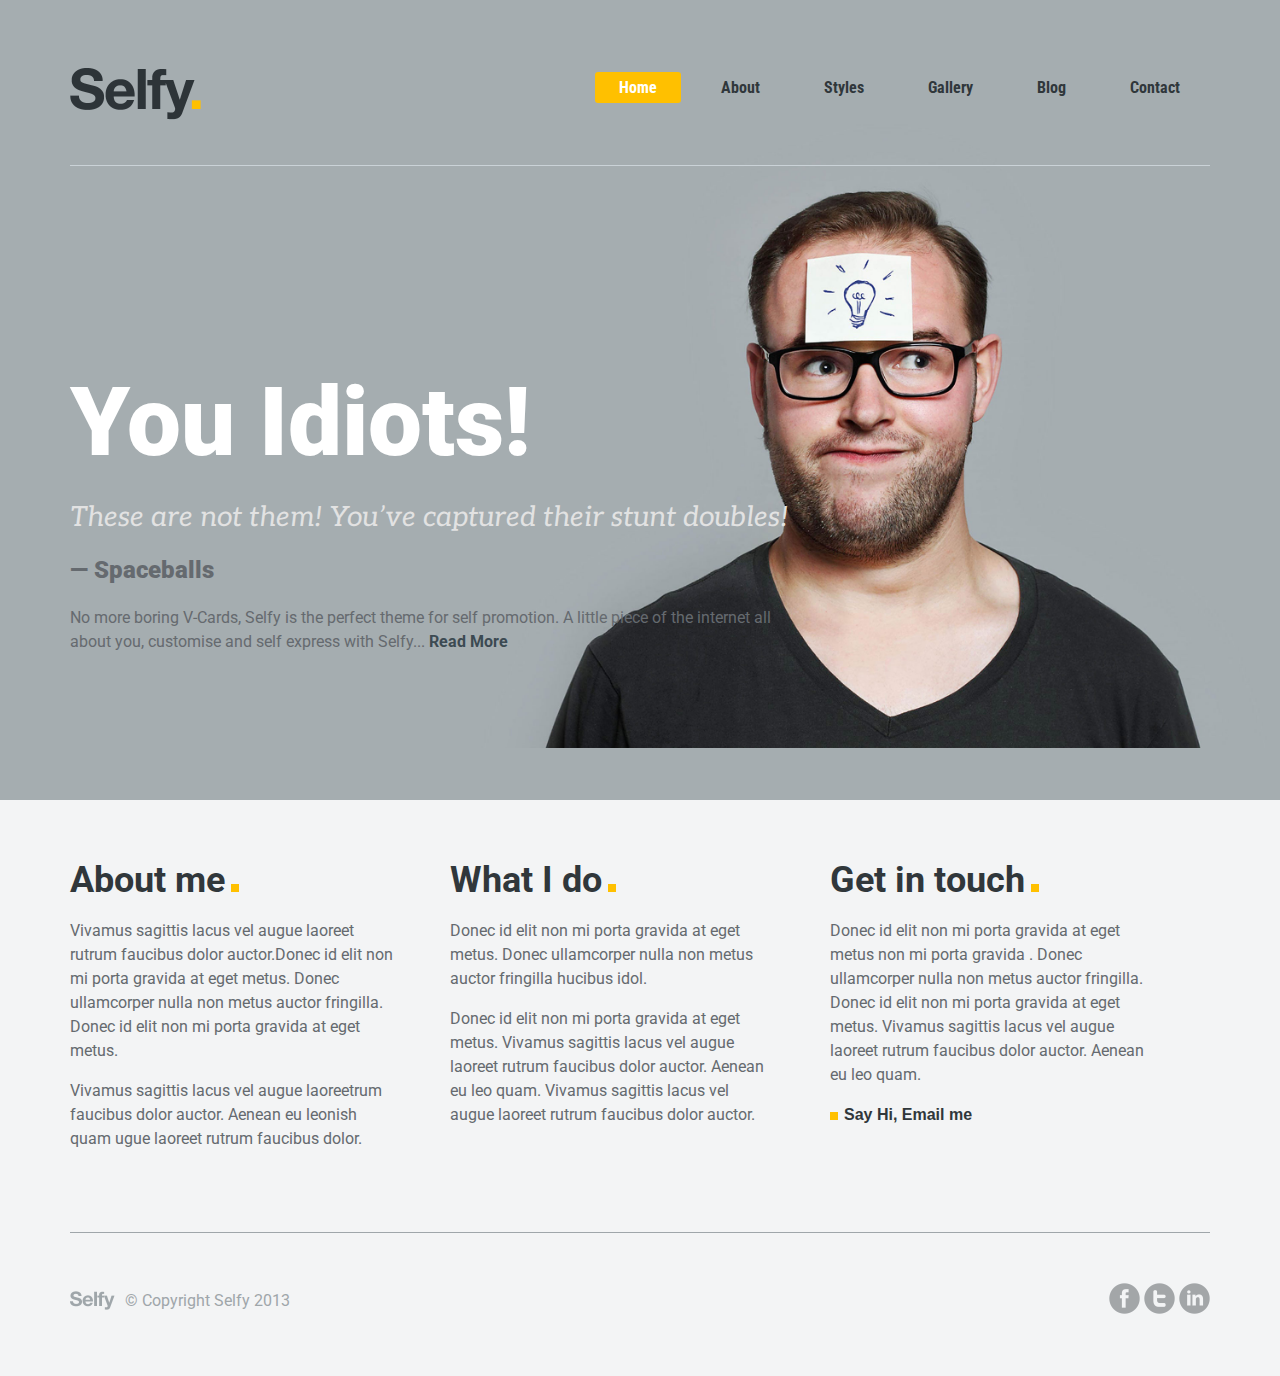
<file: ciwczenie selfy/index.html>
<!DOCTYPE html>
<html lang="en">
<head>
    <meta charset="UTF-8">
    <meta name="viewport" content="width=device-width, initial-scale=1.0">
    <title>Selfy</title>
    <link rel="stylesheet" href="style.css">
    <link href="https://fonts.googleapis.com/css?family=Aleo:400i|Roboto+Condensed:400,700|Roboto:400,700,900&display=swap" rel="stylesheet">
</head>
<body>
    <div id="background"></div>
    <main>
    <header class="home">
        <img id="logo" src="assets/logo@2x.png" alt="Logo Selfy">
<nav>
<a class="active" href="index.html">Home</a>
<a href="about.html">About</a>
<a href="styles.html">Styles</a>
<a href="gallery.html">Gallery</a>
<a href="blog.html">Blog</a>
<a href="contact.html">Contact</a>
</nav>
    </header>
    <section id="head">
<h1 id="home">You Idiots!</h1>
<h2 class="home">These are not them! You’ve captured their stunt doubles!</h2>
<p class="spaceballs">— Spaceballs</p>
<p>No more boring V-Cards, Selfy is the perfect theme for self promotion. A little piece of the internet all about you, customise and self express with Selfy... <a href="styles.html">Read More</a></p>
    </section>
    <section class="info">
        <div>
            <h3>About me</h3>
            <p>Vivamus sagittis lacus vel augue laoreet rutrum faucibus dolor auctor.Donec id elit non mi porta gravida at eget metus. Donec ullamcorper nulla non metus auctor fringilla. Donec id elit non mi porta gravida at eget metus.</p>
            <p>Vivamus sagittis lacus vel augue laoreetrum faucibus dolor auctor. Aenean eu leonish quam ugue laoreet rutrum faucibus dolor.</p>
        </div>
        <div>
            <h3>What I do</h3>
            <p>Donec id elit non mi porta gravida at eget metus. Donec ullamcorper nulla non metus auctor fringilla hucibus idol.</p>
            <p>Donec id elit non mi porta gravida at eget metus. Vivamus sagittis lacus vel augue laoreet rutrum faucibus dolor auctor. Aenean eu leo quam. Vivamus sagittis lacus vel augue laoreet rutrum faucibus dolor auctor.</p>
        </div>
        <div>
            <h3>Get in touch</h3>
            <p>Donec id elit non mi porta gravida at eget metus non mi porta gravida . Donec ullamcorper nulla non metus auctor fringilla. Donec id elit non mi porta gravida at eget metus. Vivamus sagittis lacus vel augue laoreet rutrum faucibus dolor auctor. Aenean eu leo quam.</p>
            <p><a href="contact.html">Say Hi, Email me</a></p>
        </div>
    </section>
    <footer>
<div class="copy">
    <img src="assets/logo-foot@2x.png" alt="Logo Selfy Stopka">
    <span>© Copyright Selfy 2013</span>
</div>
<div class="social">
    <img src="assets/icon-facebook@2x.png" alt="Facebook">
    <img src="assets/icon-twitter@2x.png" alt="Twitter">
    <img src="assets/icon-linkedin@2x.png" alt="LinkedIn">
</div>
    </footer>
    </main>
</body>
</html>
</file>
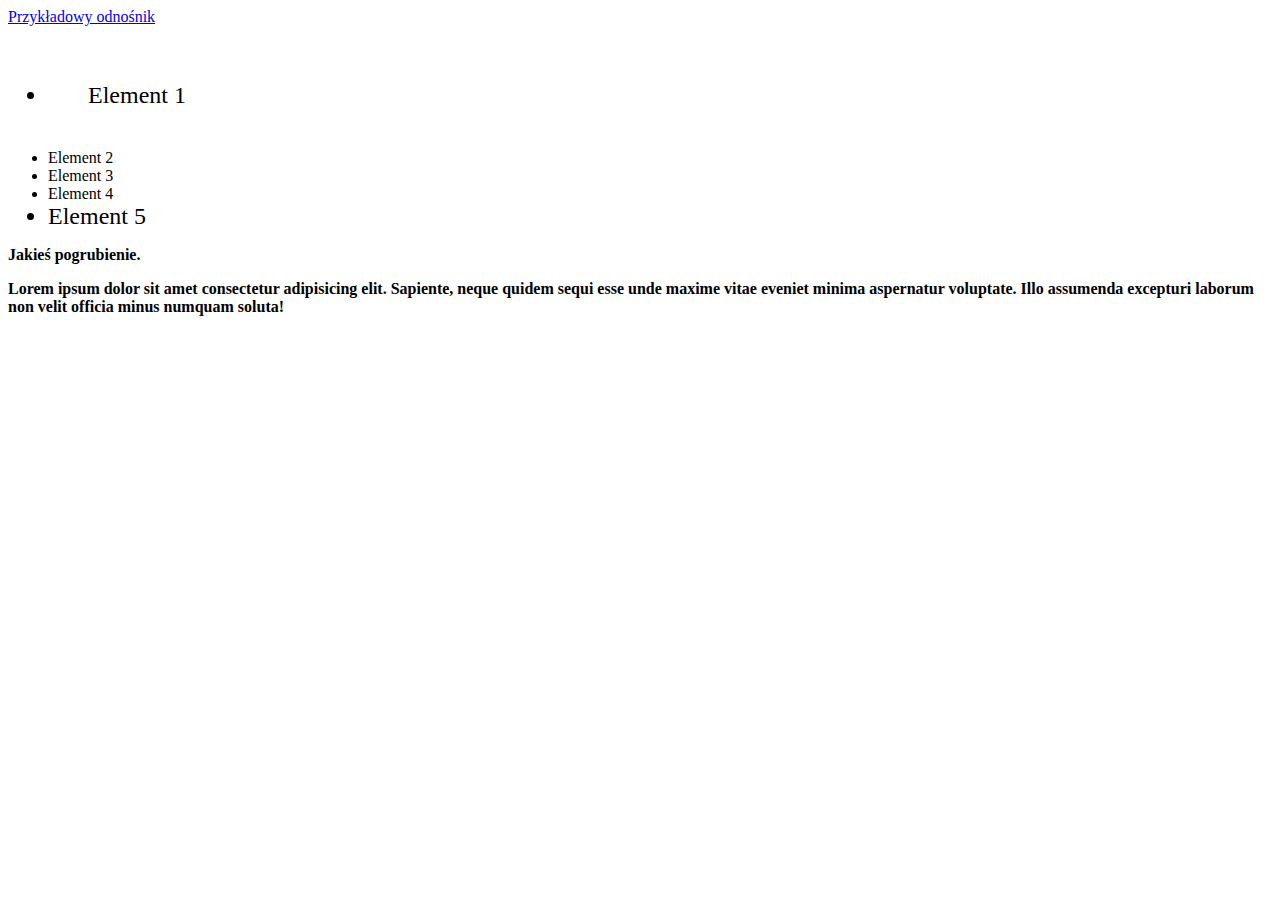
<file: css selektory/index.html>
<!DOCTYPE html>
<html lang="en">
<head>
    <meta charset="UTF-8">
    <meta name="viewport" content="width=device-width, initial-scale=1.0">
    <title>CSS Selektory</title>
    <link rel="stylesheet" href="style.css">
</head>
<body>
    <a href="https://google.pl">Przykładowy odnośnik</a>
    <section>
        <ul>
            <li class="f20 p40">Element 1</li>
            <li>Element 2</li>
            <li id="kontakt">Element 3</li>
            <li>Element 4</li>
            <li class="f20">Element 5</li>
        </ul>
        <b>Jakieś pogrubienie.</b>
        <p>
            <b>
                Lorem ipsum dolor sit amet consectetur adipisicing elit. Sapiente, neque quidem sequi esse unde maxime vitae eveniet minima aspernatur voluptate. Illo assumenda excepturi laborum non velit officia minus numquam soluta!
            </b>
        </p>
    </section>
</body>
</html>
</file>
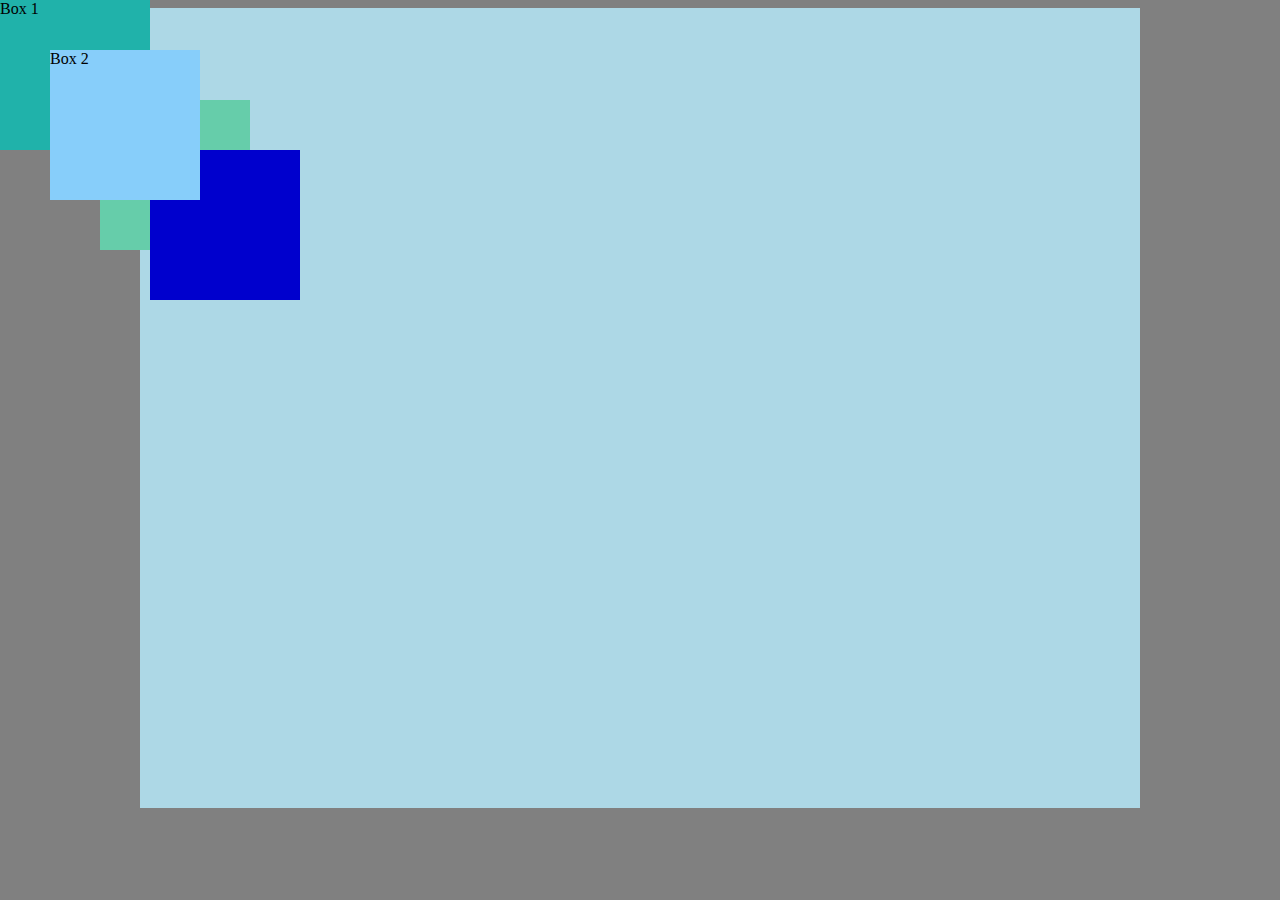
<file: css-position/index.html>
<!DOCTYPE html>
<html lang="en">
<head>
    <meta charset="UTF-8">
    <meta name="viewport" content="width=device-width, initial-scale=1.0">
    <title>CSS Position</title>
    <link rel="stylesheet" href="style.css">
</head>
<body>
    <main>
        <div id="a1">Box 1</div>
        <div id="a2">Box 2</div>
        <div id="a3">Box 3</div>
        <div id="a4">Box 4</div>
    </main>
</body>
</html>
</file>
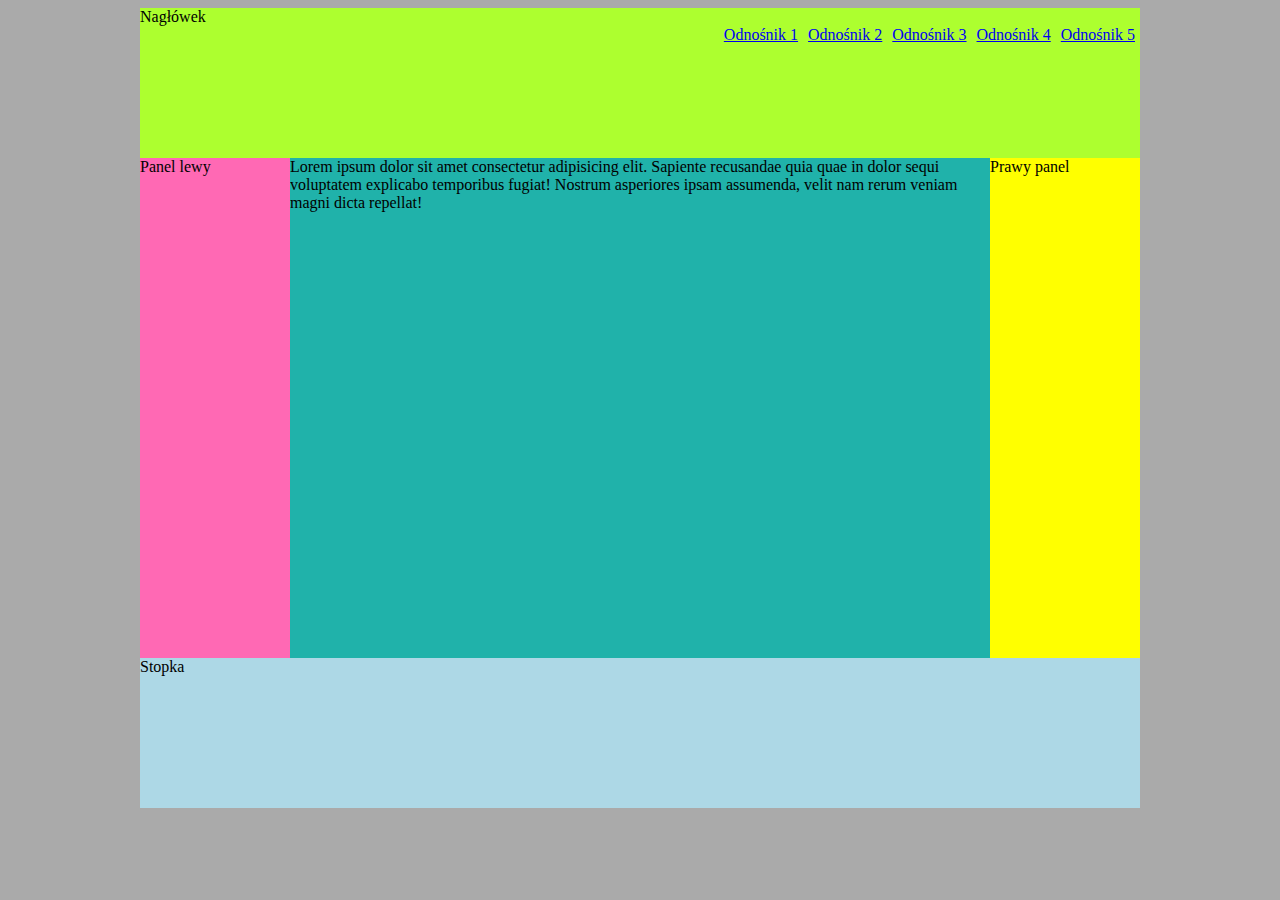
<file: RWD/index.html>
<!DOCTYPE html>
<html lang="en">
<head>
    <meta charset="UTF-8">
    <meta name="viewport" content="width=device-width, initial-scale=1.0">
    <title>Szablon RWD</title>
    <link rel="stylesheet" href="style.css">
</head>
<body>
    <main>
        <header>
            Nagłówek
            <nav>
                <a href="https://google.pl">Odnośnik 1</a>
                <a href="https://google.pl">Odnośnik 2</a>
                <a href="https://google.pl">Odnośnik 3</a>
                <a href="https://google.pl">Odnośnik 4</a>
                <a href="https://google.pl">Odnośnik 5</a>
                <!-- <a href="https://google.pl">Odnośnik 6</a>
                <a href="https://google.pl">Odnośnik 7</a>
                <a href="https://google.pl">Odnośnik 8</a>
                <a href="https://google.pl">Odnośnik 9</a>
                <a href="https://google.pl">Odnośnik 10</a> -->
            </nav>
        </header>
        <section>
        <aside>
            Panel lewy
        </aside>
        <article>
            Lorem ipsum dolor sit amet consectetur adipisicing elit. Sapiente recusandae quia quae in dolor sequi voluptatem explicabo temporibus fugiat! Nostrum asperiores ipsam assumenda, velit nam rerum veniam magni dicta repellat!
        </article>
        <div id="right-panel">
            Prawy panel
        </div>
        </section>
        <footer>
            Stopka
        </footer>
    </main>
    <div id="container">

    </div>
</body>
</html>
</file>
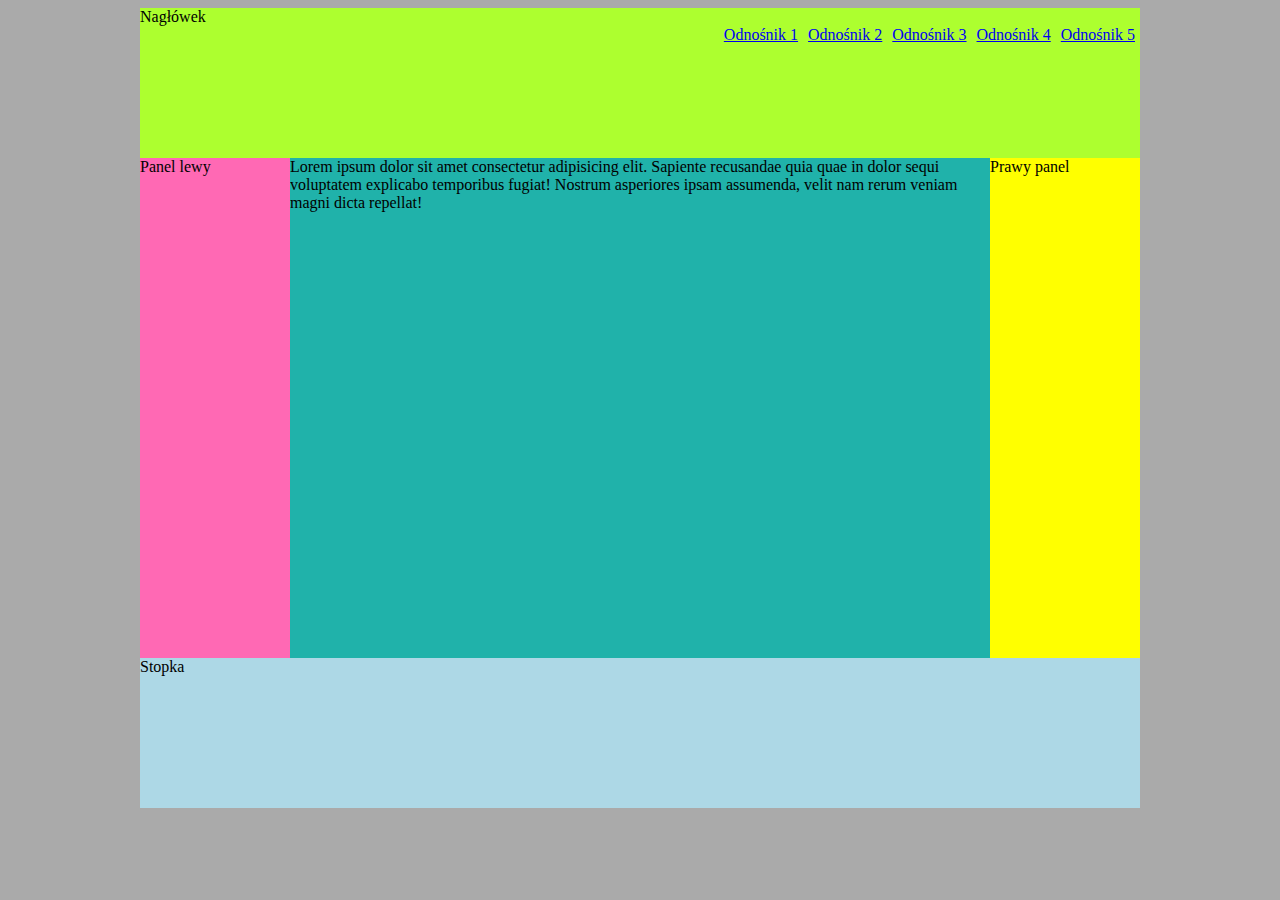
<file: szablon strony/index.html>
<!DOCTYPE html>
<html lang="en">
<head>
    <meta charset="UTF-8">
    <meta name="viewport" content="width=device-width, initial-scale=1.0">
    <title>Document</title>
    <link rel="stylesheet" href="style.css">
</head>
<body>
    <main>
        <header>
            Nagłówek
            <nav>
                <a href="https://google.pl">Odnośnik 1</a>
                <a href="https://google.pl">Odnośnik 2</a>
                <a href="https://google.pl">Odnośnik 3</a>
                <a href="https://google.pl">Odnośnik 4</a>
                <a href="https://google.pl">Odnośnik 5</a>
                <!-- <a href="https://google.pl">Odnośnik 6</a>
                <a href="https://google.pl">Odnośnik 7</a>
                <a href="https://google.pl">Odnośnik 8</a>
                <a href="https://google.pl">Odnośnik 9</a>
                <a href="https://google.pl">Odnośnik 10</a> -->
            </nav>
        </header>
        <section>
        <aside>
            Panel lewy
        </aside>
        <article>
            Lorem ipsum dolor sit amet consectetur adipisicing elit. Sapiente recusandae quia quae in dolor sequi voluptatem explicabo temporibus fugiat! Nostrum asperiores ipsam assumenda, velit nam rerum veniam magni dicta repellat!
        </article>
        <div id="right-panel">
            Prawy panel
        </div>
        </section>
        <footer>
            Stopka
        </footer>
    </main>
    <div id="container">

    </div>
</body>
</html>
</file>
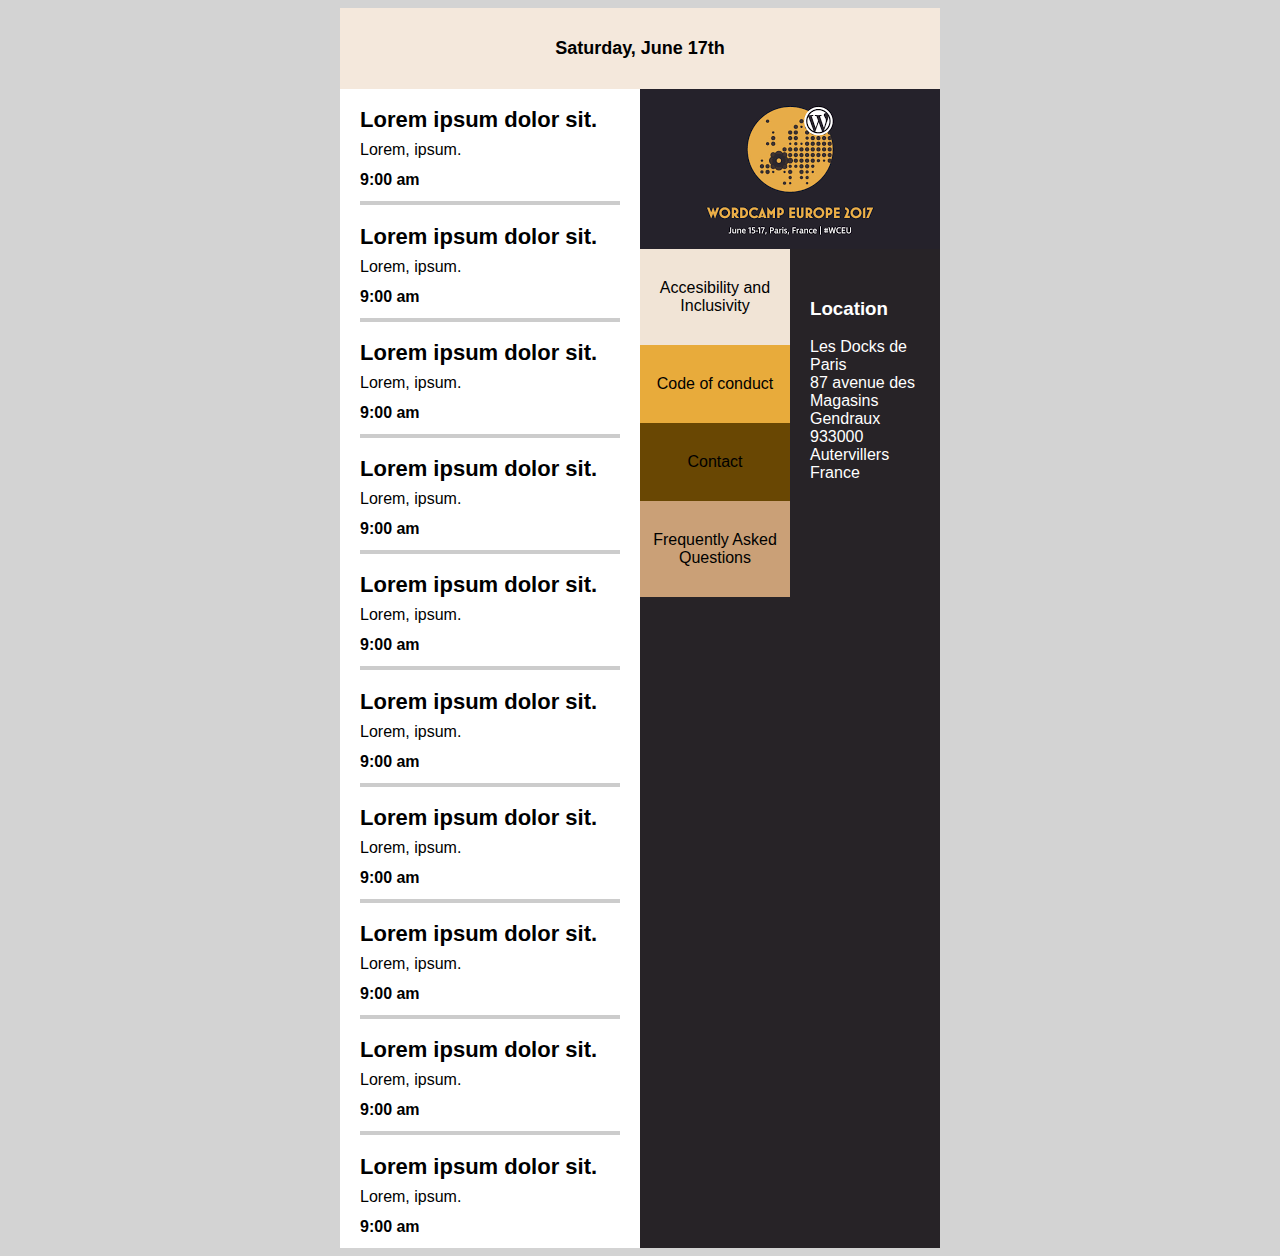
<file: widoki_mobilne/index.html>
<!DOCTYPE html>
<html lang="en">

<head>
    <meta charset="UTF-8">
    <meta name="viewport" content="width=device-width, initial-scale=1.0">
    <title>Worldcamp Europe 2017</title>
    <link rel="stylesheet" href="style.css">
</head>
<body>
    <main>
        <div id="logo"></div>
        <div id="date">Saturday, June 17th</div>
        <section>
            <div class="news-blocks">
                <h2>Lorem ipsum dolor sit.</h2>
                <p>Lorem, ipsum.</p>
                <p class="time">9:00 am</p>
            </div>
            <div class="news-blocks">
                <h2>Lorem ipsum dolor sit.</h2>
                <p>Lorem, ipsum.</p>
                <p class="time">9:00 am</p>
            </div>
            <div class="news-blocks">
                <h2>Lorem ipsum dolor sit.</h2>
                <p>Lorem, ipsum.</p>
                <p class="time">9:00 am</p>
            </div>
            <div class="news-blocks">
                <h2>Lorem ipsum dolor sit.</h2>
                <p>Lorem, ipsum.</p>
                <p class="time">9:00 am</p>
            </div>
            <div class="news-blocks">
                <h2>Lorem ipsum dolor sit.</h2>
                <p>Lorem, ipsum.</p>
                <p class="time">9:00 am</p>
            </div>
            <div class="news-blocks">
                <h2>Lorem ipsum dolor sit.</h2>
                <p>Lorem, ipsum.</p>
                <p class="time">9:00 am</p>
            </div>
            <div class="news-blocks">
                <h2>Lorem ipsum dolor sit.</h2>
                <p>Lorem, ipsum.</p>
                <p class="time">9:00 am</p>
            </div>
            <div class="news-blocks">
                <h2>Lorem ipsum dolor sit.</h2>
                <p>Lorem, ipsum.</p>
                <p class="time">9:00 am</p>
            </div>
            <div class="news-blocks">
                <h2>Lorem ipsum dolor sit.</h2>
                <p>Lorem, ipsum.</p>
                <p class="time">9:00 am</p>
            </div>
            <div class="news-blocks">
                <h2>Lorem ipsum dolor sit.</h2>
                <p>Lorem, ipsum.</p>
                <p class="time">9:00 am</p>
            </div>
        </section>
        <nav>
            <div id="menu-1">Accesibility and Inclusivity</div>
            <div id="menu-2">Code of conduct</div>
            <div id="menu-3">Contact</div>
            <div id="menu-4">Frequently Asked Questions</div>
        </nav>
        <footer>
            <h3>Location</h3>
            <p>Les Docks de Paris <br> 87 avenue des Magasins <br> Gendraux <br> 933000 <br> Autervillers <br> France</p>
        </footer>
    </main>
</body>
</html>
</file>
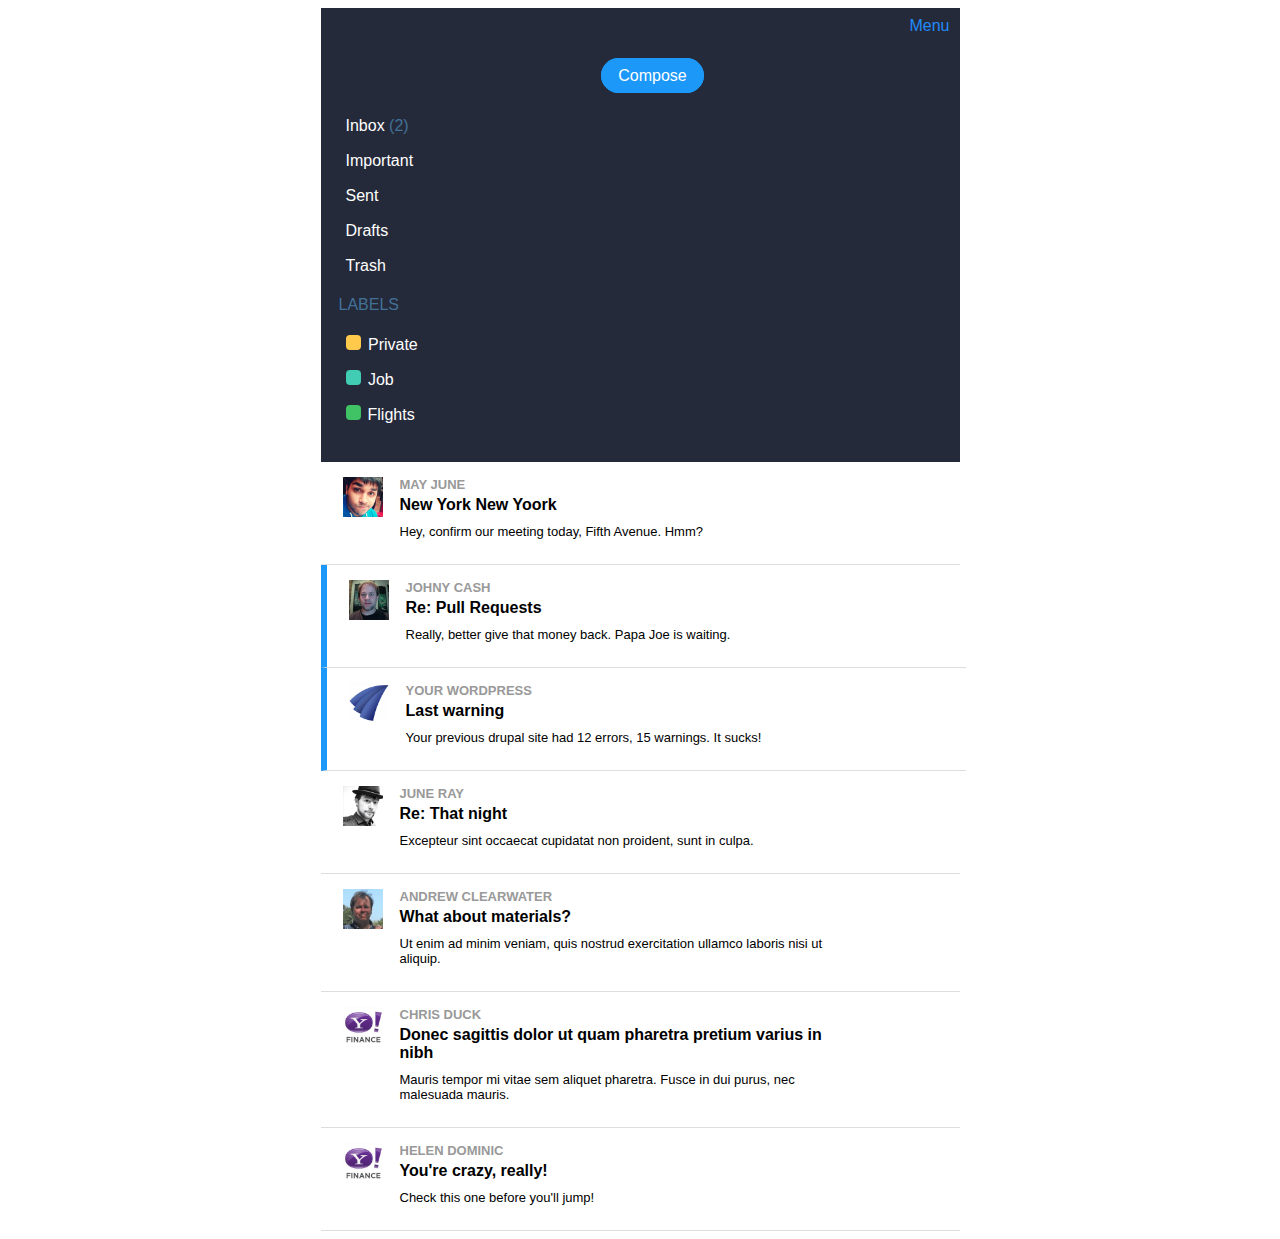
<file: projekt - rwd webmail/projekt - rwd webmail/index.html>
<!DOCTYPE html>
<html lang="en">
<head>
    <meta charset="UTF-8">
    <meta name="viewport" content="width=device-width, initial-scale=1.0">
    <title>RWD Webmail</title>
    <link rel="stylesheet" href="style.css">
</head>
<body>
   <main>
        <nav>
            <ul>
            <li>
                <div id="title">
                    <a id="title-color" href="Menu">Menu</a>
                </div>
            </li>
            <li>
                <div id="compose">
                    <a id="compose-button" href="Compose">Compose</a>
                </div>
            </li>
            <li>
                <div class="active">
                    <a href="Inbox">Inbox <span id="unread">(2)</span></a>
                </div>
            </li>
            <li>
                <div class="active">
                    <a href="Important">Important</a>
                </div>
            </li>
            <li>
                <div class="active">
                    <a href="Sent">Sent</a>
                </div>
            </li>
            <li>
                <div class="active">
                    <a href="Drafts">Drafts</a>
                </div>
            </li>
            <li>
            	<div class="active">
                    <a href="Trash">Trash</a>
                </div>
            </li>
            <li class="labels">LABELS</li>
            <li class="boxes" id="yellow-box">
                <a href="Private">Private</a>
           </li>
            <li class="boxes" id="aqua-box">
                <a href="Private">Job</a>
            </li>
            <li class="boxes" id="green-box"><a href="Flights">Flights</a>
            </li>
        </ul>
       </nav>
       <section>
           <div class="mail-preview">
               <div>
                   <img src="avatary/p5.png" alt="p5">
               </div>
               <div>
                   <div class="name">MAY JUNE</div>
                   <div class="title">New York New Yoork</div>
                   <div class="preheader">Hey, confirm our meeting today, Fifth Avenue. Hmm?</div>
               </div>
           </div>
           <div class="mail-preview unread">
            <div>
                <img src="avatary/p4.png" alt="p4">
            </div>
            <div>
                <div class="name">Johny Cash</div>
                <div class="title">Re: Pull Requests</div>
                <div class="preheader">Really, better give that money back. Papa Joe is waiting.</div>
            </div>
        </div>    
        <div class="mail-preview unread">
            <div>
                <img src="avatary/p3.png" alt="p3">
            </div>
            <div>
                <div class="name">Your Wordpress</div>
                <div class="title">Last warning</div>
                <div class="preheader">Your previous drupal site had 12 errors, 15 warnings. It sucks!</div>
            </div>
        </div>
        <div class="mail-preview">
            <div>
                <img src="avatary/p2.png" alt="p2">
            </div>
            <div>
                <div class="name">June Ray</div>
                <div class="title">Re: That night</div>
                <div class="preheader">Excepteur sint occaecat cupidatat non proident, sunt in culpa.</div>
            </div>
        </div>
        <div class="mail-preview">
            <div>
                <img src="avatary/p1.png" alt="p1">
            </div>
            <div>
                <div class="name">Andrew Clearwater</div>
                <div class="title">What about materials?</div>
                <div class="preheader">Ut enim ad minim veniam, quis nostrud exercitation ullamco laboris nisi ut aliquip.</div>
            </div>
        </div>     
        <div class="mail-preview">
            <div>
                <img src="avatary/yfinance.png" alt="yfinance">
            </div>
            <div>
                <div class="name">Chris Duck</div>
                <div class="title">Donec sagittis dolor ut quam pharetra pretium varius in nibh</div>
                <div class="preheader">Mauris tempor mi vitae sem aliquet pharetra. Fusce in dui purus, nec malesuada mauris.</div>
            </div>
        </div>
        <div class="mail-preview">
            <div>
                <img src="avatary/yfinance.png" alt="yfinance">
            </div>
            <div>
                <div class="name">Helen Dominic</div>
                <div class="title">You're crazy, really!</div>
                <div class="preheader">Check this one before you'll jump!</div>
            </div>
        </div>
       </section>
   </main> 
</body>
</html>
</file>
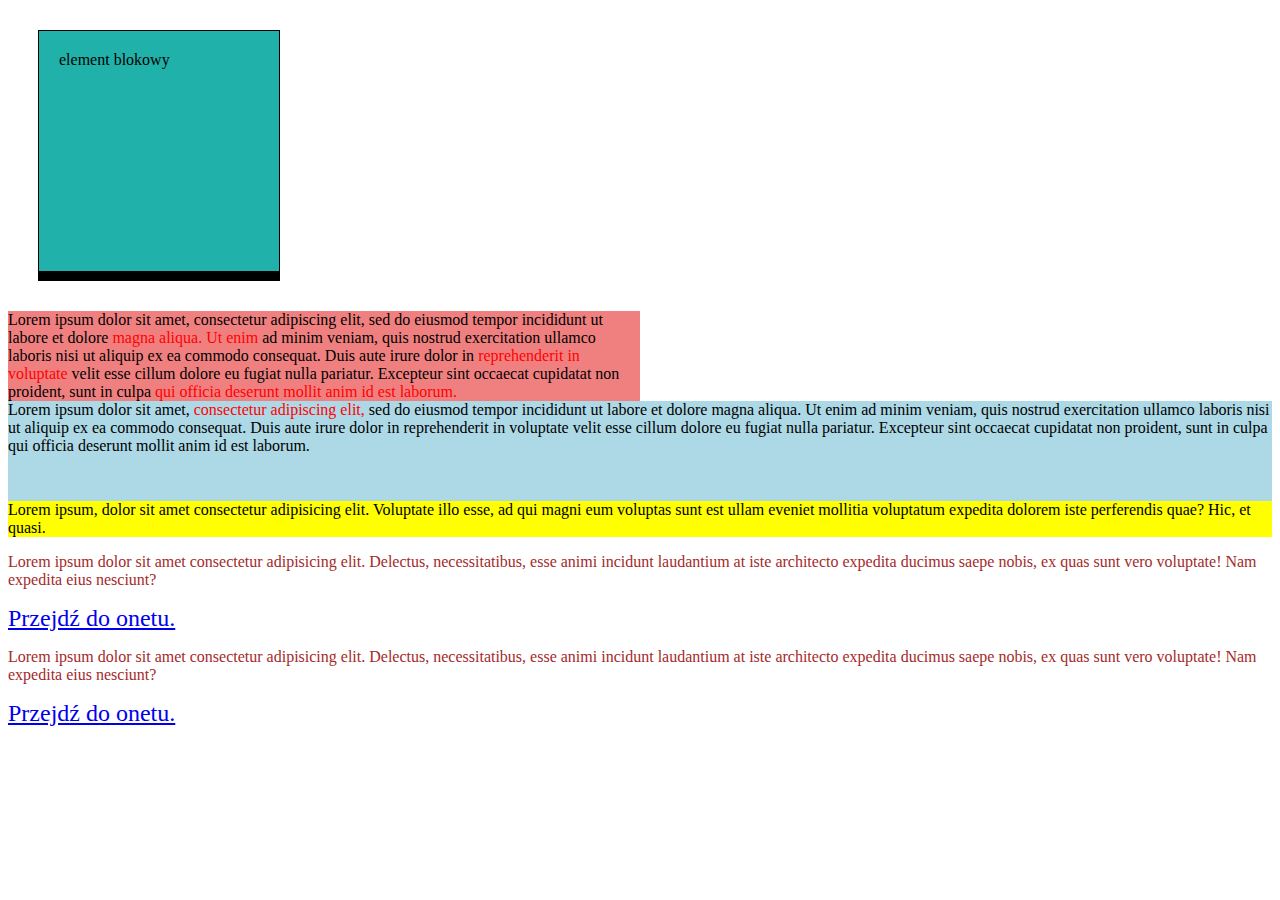
<file: box-model.html>
<!DOCTYPE html>
<html lang="en">
<head>
    <meta charset="UTF-8">
    <meta name="viewport" content="width=device-width, initial-scale=1.0">
    <title>Document</title>
    <link rel="stylesheet" href="box-model.css">
    <style>
        p {
            color:brown;
        }

        a {
            font-size: 24px;
        }

        div {
            background: yellow;
        }
    </style>
</head>
<body>
    <div id="block-model">
        element blokowy
    </div>
    <div style="background: lightcoral; width: 50%">
        Lorem ipsum dolor sit amet, consectetur adipiscing elit, sed do eiusmod tempor incididunt ut labore et dolore <span>magna aliqua. Ut enim </span>ad minim veniam, quis nostrud exercitation ullamco laboris nisi ut aliquip ex ea commodo consequat. Duis aute irure dolor in <span>reprehenderit in voluptate</span> velit esse cillum dolore eu fugiat nulla pariatur. Excepteur sint occaecat cupidatat non proident, sunt in culpa <span>qui officia deserunt mollit anim id est laborum.</span>
    </div>
    <div style="background: lightblue; height: 100px">Lorem ipsum dolor sit amet, <span>consectetur adipiscing elit,</span> sed do eiusmod tempor incididunt ut labore et dolore magna aliqua. Ut enim ad minim veniam, quis nostrud exercitation ullamco laboris nisi ut aliquip ex ea commodo consequat. Duis aute irure dolor in reprehenderit in voluptate velit esse cillum dolore eu fugiat nulla pariatur. Excepteur sint occaecat cupidatat non proident, sunt in culpa qui officia deserunt mollit anim id est laborum.</div>
    <div>Lorem ipsum, dolor sit amet consectetur adipisicing elit. Voluptate illo esse, ad qui magni eum voluptas sunt est ullam eveniet mollitia voluptatum expedita dolorem iste perferendis quae? Hic, et quasi.</div>
    <!-- div - znacznik blokowy, składa się z padding (margines wewnętrzny), border, margin (margines zewnętrzny) -->
    <!-- span - znacznik in line nic nie robi -->
    <p>Lorem ipsum dolor sit amet consectetur adipisicing elit. Delectus, necessitatibus, esse animi incidunt laudantium at iste architecto expedita ducimus saepe nobis, ex quas sunt vero voluptate! Nam expedita eius nesciunt?</p>
    <a href="https://onet.pl">Przejdź do onetu.</a>
    <p>Lorem ipsum dolor sit amet consectetur adipisicing elit. Delectus, necessitatibus, esse animi incidunt laudantium at iste architecto expedita ducimus saepe nobis, ex quas sunt vero voluptate! Nam expedita eius nesciunt?</p>
    <a href="https://onet.pl">Przejdź do onetu.</a>
</body>
</html>
</file>
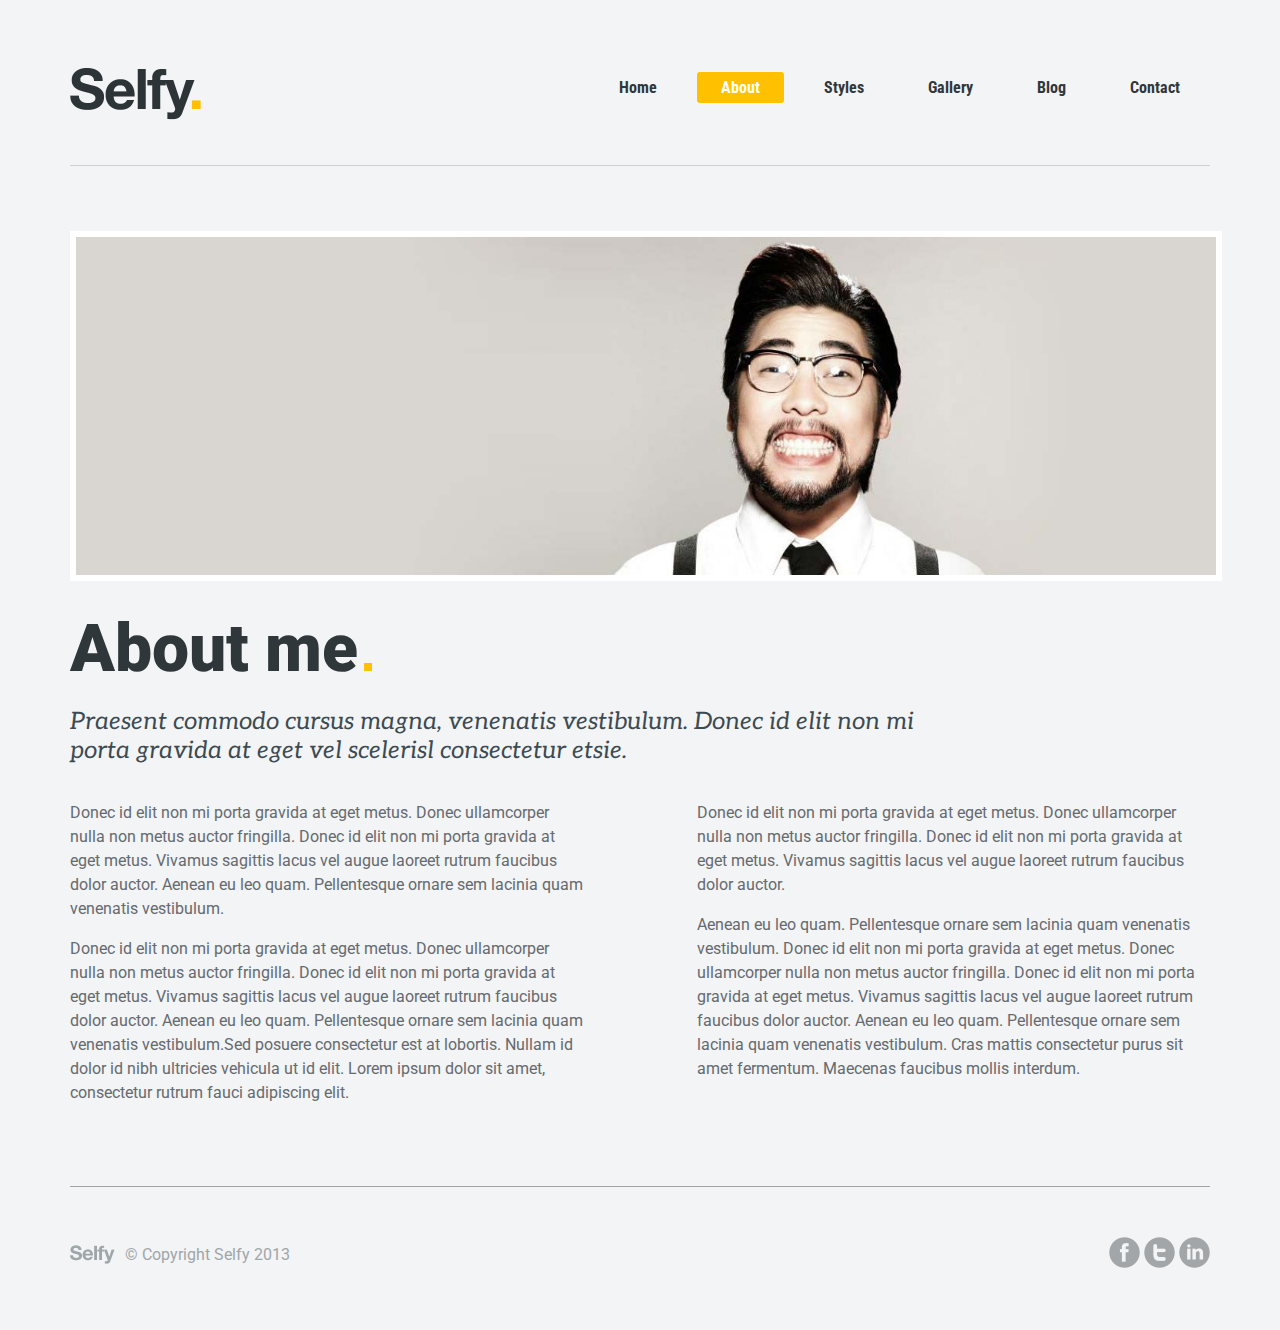
<file: ciwczenie selfy/about.html>
<!DOCTYPE html>
<html lang="en">
<head>
    <meta charset="UTF-8">
    <meta name="viewport" content="width=device-width, initial-scale=1.0">
    <title>About</title>
    <link rel="stylesheet" href="style.css">
    <link href="https://fonts.googleapis.com/css?family=Aleo:400i|Roboto+Condensed:400,700|Roboto:400,700,900&display=swap" rel="stylesheet">
</head>
<body>
    <main>
    <header>
        <img id="logo" src="assets/logo@2x.png" alt="Logo Selfy">
<nav>
<a href="index.html">Home</a>
<a class="active" href="about.html">About</a>
<a href="styles.html">Styles</a>
<a href="gallery.html">Gallery</a>
<a href="blog.html">Blog</a>
<a href="contact.html">Contact</a>
</nav>
    </header>
    <section>
        <img id="about" src="assets/mock-small.jpg" alt="Author">
    </section>
    <section>
        <h1>About me</h1>
        <h2>Praesent commodo cursus magna, venenatis vestibulum. Donec id elit non mi porta gravida at eget vel scelerisl consectetur etsie.</h2>
        <div class="flex about-txt">
            <div>
                <p>Donec id elit non mi porta gravida at eget metus. Donec ullamcorper nulla non metus auctor fringilla. Donec id elit non mi porta gravida at eget metus. Vivamus sagittis lacus vel augue laoreet rutrum faucibus dolor auctor. Aenean eu leo quam. Pellentesque ornare sem lacinia quam venenatis vestibulum.</p>
                <p>Donec id elit non mi porta gravida at eget metus. Donec ullamcorper nulla non metus auctor fringilla. Donec id elit non mi porta gravida at eget metus. Vivamus sagittis lacus vel augue laoreet rutrum faucibus dolor auctor. Aenean eu leo quam. Pellentesque ornare sem lacinia quam venenatis vestibulum.Sed posuere consectetur est at lobortis. Nullam id dolor id nibh ultricies vehicula ut id elit. Lorem ipsum dolor sit amet, consectetur rutrum fauci adipiscing elit.</p>
            </div>
            <div>
                <p>Donec id elit non mi porta gravida at eget metus. Donec ullamcorper nulla non metus auctor fringilla. Donec id elit non mi porta gravida at eget metus. Vivamus sagittis lacus vel augue laoreet rutrum faucibus dolor auctor.</p>
                <p>Aenean eu leo quam. Pellentesque ornare sem lacinia quam venenatis vestibulum. Donec id elit non mi porta gravida at eget metus. Donec ullamcorper nulla non metus auctor fringilla. Donec id elit non mi porta gravida at eget metus. Vivamus sagittis lacus vel augue laoreet rutrum faucibus dolor auctor. Aenean eu leo quam. Pellentesque ornare sem lacinia quam venenatis vestibulum. Cras mattis consectetur purus sit amet fermentum. Maecenas faucibus mollis interdum.</p>
            </div>
        </div>
    </section>
    <footer>
<div class="copy">
    <img src="assets/logo-foot@2x.png" alt="Logo Selfy Stopka">
    <span>© Copyright Selfy 2013</span>
</div>
<div class="social">
    <img src="assets/icon-facebook@2x.png" alt="Facebook">
    <img src="assets/icon-twitter@2x.png" alt="Twitter">
    <img src="assets/icon-linkedin@2x.png" alt="LinkedIn">
</div>
    </footer>
    </main>
</body>
</html>
</file>
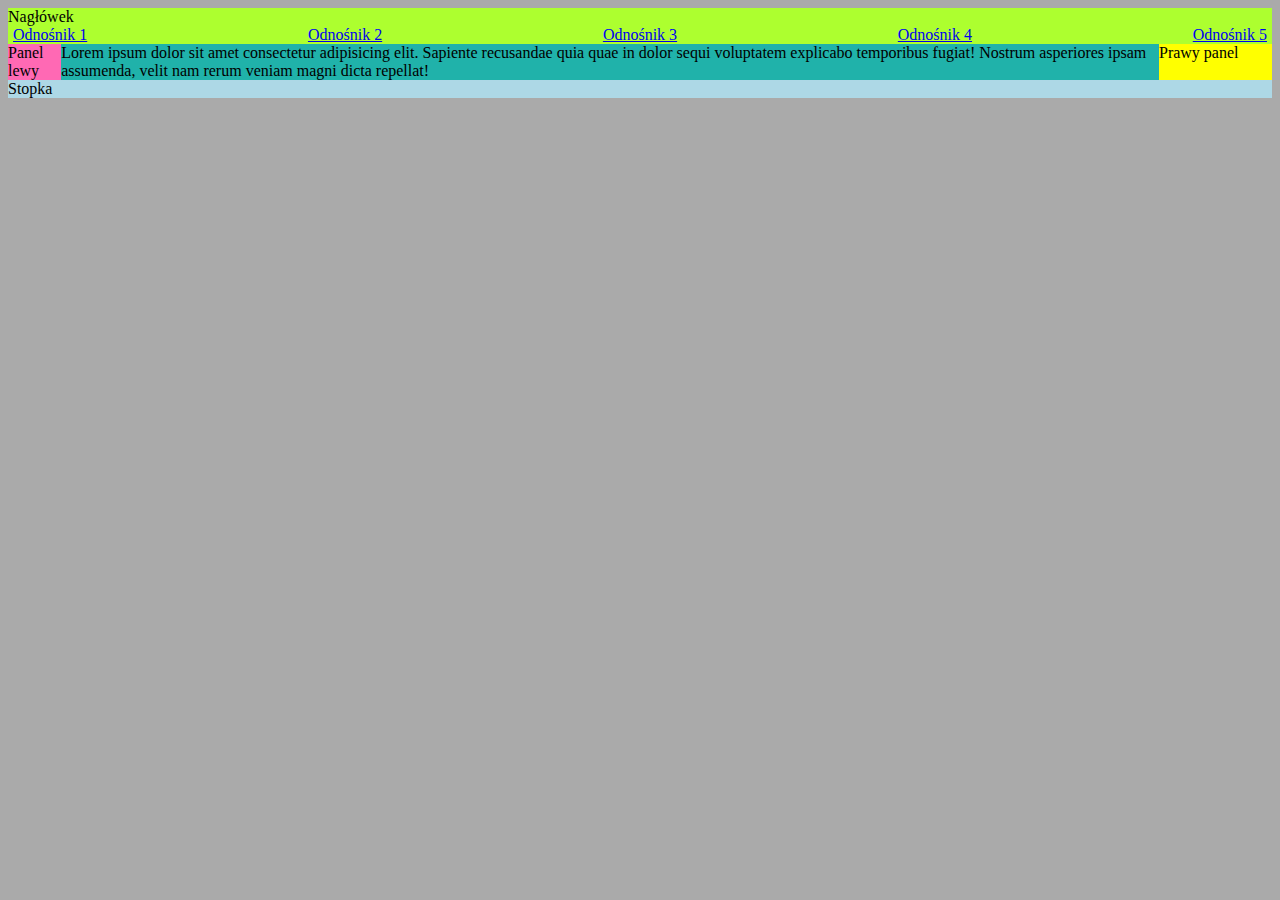
<file: RWD/mobile-first.html>
<!DOCTYPE html>
<html lang="en">
<head>
    <meta charset="UTF-8">
    <meta name="viewport" content="width=device-width, initial-scale=1.0">
    <title>Szablon RWD - mobile first</title>
    <link rel="stylesheet" href="mobile-first.css">
</head>
<body>
    <main>
        <header>
            Nagłówek
            <nav>
                <a href="https://google.pl">Odnośnik 1</a>
                <a href="https://google.pl">Odnośnik 2</a>
                <a href="https://google.pl">Odnośnik 3</a>
                <a href="https://google.pl">Odnośnik 4</a>
                <a href="https://google.pl">Odnośnik 5</a>
                <!-- <a href="https://google.pl">Odnośnik 6</a>
                <a href="https://google.pl">Odnośnik 7</a>
                <a href="https://google.pl">Odnośnik 8</a>
                <a href="https://google.pl">Odnośnik 9</a>
                <a href="https://google.pl">Odnośnik 10</a> -->
            </nav>
        </header>
        <section>
        <aside>
            Panel lewy
        </aside>
        <article>
            Lorem ipsum dolor sit amet consectetur adipisicing elit. Sapiente recusandae quia quae in dolor sequi voluptatem explicabo temporibus fugiat! Nostrum asperiores ipsam assumenda, velit nam rerum veniam magni dicta repellat!
        </article>
        <div id="right-panel">
            Prawy panel
        </div>
        </section>
        <footer>
            Stopka
        </footer>
    </main>
    <div id="container">

    </div>
</body>
</html>
</file>
<file: ciwczenie selfy/style.css>
body{
    display: flex;
    justify-content: center;
    color: #30373b;
    font-family: Roboto, sans-serif;
    background: #f3f4f5;
}
#background{
    background: url(assets/masthead@2x.jpg);
    background-position: center;
    background-size: contain;
    background-color: #a5adb0;
    background-repeat: no-repeat;
    position: absolute;
    top: 0;
    left: 0;
    z-index: -1;
    width: 100%;
    height: 800px;
}
a{
    color: #30373b;
    text-decoration: none;
}
main{
    width: 1140px;
}
header{
    display: flex;
    justify-content: space-between;
    padding: 60px 0 45px;
    border-bottom: 1px solid #cad2d7;
    }
header .home{
    border-bottom: #cad2d7 1px solid;
}
nav{
    margin-top: 10px;
}
nav a{
    font-weight: bold;
    padding: 6px 24px;
    margin: 6px;
    border-radius: 3px;
    font-family: 'Roboto Condensed', sans-serif;
    font-weight: bold;
}
nav a.active{
    background: #ffc000;
    color: white;
}
nav a:hover{
    background: #646d72;
    color: white;
}
#logo{
    width: 131px;
}
#head{
    color: white;
    margin-top: 200px;
    margin-bottom: 190px;
    width: 740px;
}   
h1{
    font-size: 66px;
    font-family: 'Roboto' sans-serif;
    font-weight: 900;
    margin: 25px 0 15px;
}
h1#home{
    font-size: 96px;
    color: white;
}
h1#home::after{
    content: unset;
}
h2{
    font-weight: 400;
    font-size: 24px;
    font-family: Aleo, serif;
    font-style: italic;
    color:#3c4a52;
    width: 870px;
}
h2.home{
    color: #e2e2e2;
    font-size: 28px;
}
.spaceballs{
font-size: 24px;
font-weight: 900;
}
#head a{
    color: #3c4a52;
    font-weight: bold;
}
#head a:hover{
    color: #ffc000;
}
.info{
    display: flex;
    justify-content: space-between;
}
.info div{
    width: 30%;
    margin-right: 5%;

}
.info h3{
    margin: 15px 0 18px;
    font-size: 36px;
    position: relative;
}
.info h3::after, h1::after{
    content: "";
    width: 8px;
    height: 8px;
    background: #ffc000;
    display: inline-block;
    margin-left: 6px;
}
p{
    color: #656a6f;
    line-height: 24px;
}
.info a{
    font-weight: 700;
    font-family: Arial;
}
.info a::before{
    content: "";
    width: 8px;
    height: 8px;
    background: #ffc000;
    display: inline-block;
    margin-right: 6px;
}
footer{
    display: flex;
    justify-content: space-between;
    border-top: 1px solid #9fa6aa;
    padding: 50px 0;
    align-items: center;
    margin-top: 65px;
}
.copy{
    display: flex;
    align-items: center;
    color: #9fa6aa;
}
.copy img{
    height: 19px;
    margin-right: 10px;
}
.social img{
    height: 31px;
    opacity: 0.4;
}
.social img:hover{
    opacity: 0.6;
}
img#about{
    width: 100%;
    margin-top: 65px;
    border: solid 6px white;
}
.flex{
    display: flex;
    justify-content: space-between;
}
.about-txt div{
    width: 45%;
}
</file>
<file: css selektory/style.css>
.f20{
    font-size: 24px;
}
.p40{
    padding: 40px;
}
</file>
<file: css-position/style.css>
body {
    background: grey;
    display: flex;
    justify-content: center;
}
main {
    background: lightblue;
    width: 1000px;
    height: 800px;
}
main div {
    height: 150px;
    width: 150px;
    position: relative;
}
#a1{
    background: lightseagreen;
    position: absolute;
    top: 0;
    left: 0;
}
#a2{
    background: lightskyblue;
    /* top: 100px;
    left: 50px; */
    position: absolute;
    left: 50px;
    top: 50px;
    z-index: 10;
}
#a3{
    background: mediumaquamarine;
    position: fixed;
    top: 100px;
    left: 100px;
}
#a4{
    background: mediumblue;
    /* top: -10px;
    left: -20px; */
    position: absolute;
    left: 150px;
    top: 150px;
}
</file>
<file: RWD/style.css>
body {
    background: #aaa;
}
main {
    width: 1000px;
    margin: 0 auto;
}
header {
    height: 150px;
    background: greenyellow;
}
nav {
    display: flex;
    /* flex-wrap: wrap; */
    justify-content: flex-end;
    align-items: baseline;
}
nav a {
    margin: 0 5px;
}
section {
    display: flex;
    min-height: 500px;
}
aside {
    width: 150px;
    /* height: 500px; */
    background: hotpink;
    align-items: flex-start;
}
#right-panel {
    width: 150px;
    background: yellow;
    align-items: flex-start
}
article {
    width: 700px;
    background: lightseagreen;
    align-items: flex-start;
    overflow: hidden;
}
footer {
    height: 150px;
    background: lightblue;
}
@media (max-width: 1920px){

}
@media (max-width: 1024px) {
    main{
        width: 850px;
    }
    #right-panel{
        /* opacity: 0; */
        visibility: hidden;
    }
    article{
        width: 850px;
    }
}
</file>
<file: szablon strony/style.css>
body {
    background: #aaa;
}
main {
    width: 1000px;
    margin: 0 auto;
}
header {
    height: 150px;
    background: greenyellow;
}
nav {
    display: flex;
    /* flex-wrap: wrap; */
    justify-content: flex-end;
    align-items: baseline;
}
nav a {
    margin: 0 5px;
}
section {
    display: flex;
    min-height: 500px;
}
aside {
    width: 150px;
    /* height: 500px; */
    background: hotpink;
    align-items: flex-start;
}
#right-panel {
    width: 150px;
    background: yellow;
    align-items: flex-start
}
article {
    width: 700px;
    background: lightseagreen;
    align-items: flex-start;
    overflow: hidden;
}
footer {
    height: 150px;
    background: lightblue;
}
</file>
<file: widoki_mobilne/style.css>
body{
    background: #d3d3d3;
    display: flex;
    justify-content: center;
    font-family: arial, sans-serif;
}
main{
    width: 100%;
    background-color: #272327;
    display: grid;
    grid-template-columns: 100%;
    grid-template-rows: auto;
    grid-template-areas: 
    "logo"
    "date"
    "news-blocks"
    "nav"
    "footer"
;
}
#logo{
    background: url(logo/logo.png);
    background-color: #25222b;
    background-repeat: no-repeat;
    background-position: center;
    height: 163px;
    grid-area: logo;
}
#date{
    background: #f4e8dc;
    font-size: 18px;
    font-weight: bold;
    padding: 30px 0;
    text-align: center;
    grid-area: date;
}
section{
    background: white;
    padding: 0 20px;
    grid-area: news-blocks;
}
.news-blocks{
    border-bottom: 4px solid #ccc;
}
.news-blocks:last-child{
    border-bottom: none;
}
.news-blocks h2{
    font-size: 22px;
    margin-bottom: 0;
}
.news-blocks p{
    font-size: 16px;
    margin: 8px 0 12px;
}
.news-blocks .time{
    font-weight: 700;
}
nav{
    grid-area: nav;
}
nav div{
    display: block;
    text-decoration: none;
    color: black;
    padding: 30px 0;
    text-align: center;
}
#menu-1{
    background: #f1e4d6;
}
#menu-2{
    background: #e8ab3b;
}
#menu-3{
    background: #694703;
}
#menu-4{
    background: #caa077;
}
footer{
    background: #272327;
    color: white;
    padding: 30px 20px 10px  20px;
    grid-area: footer;
}
footer h3{
    font-weight: 700;
}
@media (min-width: 500px) and (max-width: 799px){
    main{
    width: 500px;
    grid-template-columns: 1fr 1fr;
    grid-template-rows: auto 160px auto;
    grid-template-areas: 
    "date date"
    "news-blocks logo"
    "news-blocks nav"
    "footer footer"
    }
}
@media (min-width: 800px){
    main{
        width: 600px;
        grid-template-columns: 50% 25% 25%;
        grid-template-rows: auto 160px auto;
        grid-template-areas:
        "date date date"
        "news-blocks logo logo"
        "news-blocks nav footer"
    }
}
</file>
<file: projekt - rwd webmail/projekt - rwd webmail/style.css>
body{
    display: flex;
    justify-content: center;
    font-family: Arial, sans-serif;
}
nav{
    width: 639px;
    background: #252a3a;
    align-items: center;
}
/* nav:hover{
    height:100%
} */ 
nav ul{
    list-style-type: none;
    margin: 0;
    padding: 0;
    color: white;
}
nav ul a{
    text-decoration: none;
    color: white;
}
nav ul a#title-color{
    color: #218af8;
}
nav ul div{
    padding-left: 25px;
    line-height: 35px;
}
nav ul div.active:hover{
    background: #373c5a;
}
nav ul div#title{
    text-align: right;
    padding-right: 10px;
}
nav a#compose-button{
    border: 1px solid #1B98F8;
    border-radius: 20px;
    padding: 8px 16px;
    margin: 16px 0;
    background: #1B98F8;
}
nav div#compose{
    text-align: center;
    margin: 15px;
}
nav a span{
    color: #427197;
}
nav li.labels{
    color: #427197;
    padding: 13px 18px;
}
nav li.boxes{
    line-height: 35px;
}
nav li.boxes:hover{
    background: #373c5a;
}
nav li.boxes:last-child{
    padding-bottom: 30px;
}
nav li#yellow-box::before{
    content: "";
    width: 15px;
    height: 15px;
    background: #ffc94c;
    display: inline-block;
    border-radius: 4px;
    margin-left: 25px;
    margin-right: 3px;
}
nav li#aqua-box::before{
    content: "";
    width: 15px;
    height: 15px;
    background: #41ccb4;
    display: inline-block;
    border-radius: 4px;
    margin-left: 25px;
    margin-right: 3px;
}
nav li#green-box::before{
    content: "";
    width: 15px;
    height: 15px;
    background: #40c365;
    display: inline-block;
    border-radius: 4px;
    margin-left: 25px;
    margin-right: 7px;
}
section div.mail-preview{
    min-height: 90px;
    max-height: 135px;
    width: 100%;    
    display: flex;
    justify-content: flex-start;
    border-bottom: 1px solid #ddd;
}
section div.unread{
    border-left: 6px solid #1B98F8;
}
section div.mail-preview:hover{
    background: #eee;
}

div img{
    width: 40px;
    border-radius: 3px;
    margin-right: 8px;
    padding: 15px 9px 35px 22px;
}
.name{
    font-size: 13px;
    text-transform: uppercase;
    color: #999;
    font-weight: bold;
    margin-top: 15px;
}
.title{
    font-size: 16px;
    color: black;
    font-weight: bold;
    margin-top: 4px;
    width: 450px;
}
.preheader{
    font-size: 13px;
    color: black;
    margin-top: 10px;
    width: 450px;
    margin-bottom: 25px;
}
</file>
<file: box-model.css>
span {
    color: red;
}

div {
    background: grey;
}

#block-model {
    width: 200px;
    height: 200px;
    background: lightseagreen;
    padding: 20px;
    /* lub
    padding-left: 20px;
    padding-top: 20px;
    padding-bottom: 20px;
    padding-right: 20px;
    
    góra-dół
    
    padding: 15px 30px;
    
    kolejność: góra, prawo, dół, lewo
    
    padding: 20 px 30 px 10 px 50 px*/
    border: 1px solid black;
    border-bottom: 2px rgba (237, 248, 174, 0.52);
    border-bottom-width: 10px;
    /* kolejność: szerokość, styl, kolor
    style: solid, dotter, dashed */
    margin: 30px;
}
</file>
<file: RWD/mobile-first.css>
body{
    background: #aaa;
}
main{
    width: 100%;
}
header {
        background: greenyellow;
}
nav {
    display: flex;
    flex-direction: column;
}
nav a {
    margin: 0 5px;
}
section {
    display: flex;
    flex-direction: column;
}
aside {
    background: hotpink;
    order: 2;
}
#right-panel {
    display: none;
    background: yellow;
}
article {
    background: lightseagreen;
    order: 1;
}
footer {
        background: lightblue;
}
@media (min-width: 550px){
    section{
        flex-direction: row;
    }
    aside{
        width: 150 px;
        order: unset;
    }
    article{
        order: unset;
    }
}
@media (min-width: 900px){
    nav{
        flex-direction: row;
        justify-content: space-between;
    }
    #right-panel{
        display: block;
        width: 150px;
    }
}
@media (min-width: 550px) and (max-width: 899px){
nav{
    background: pink;
}
}
@media (min-width: 900px) and (max-width: 1199px){

}
@media (min-width: 1200px){

}
</file>
